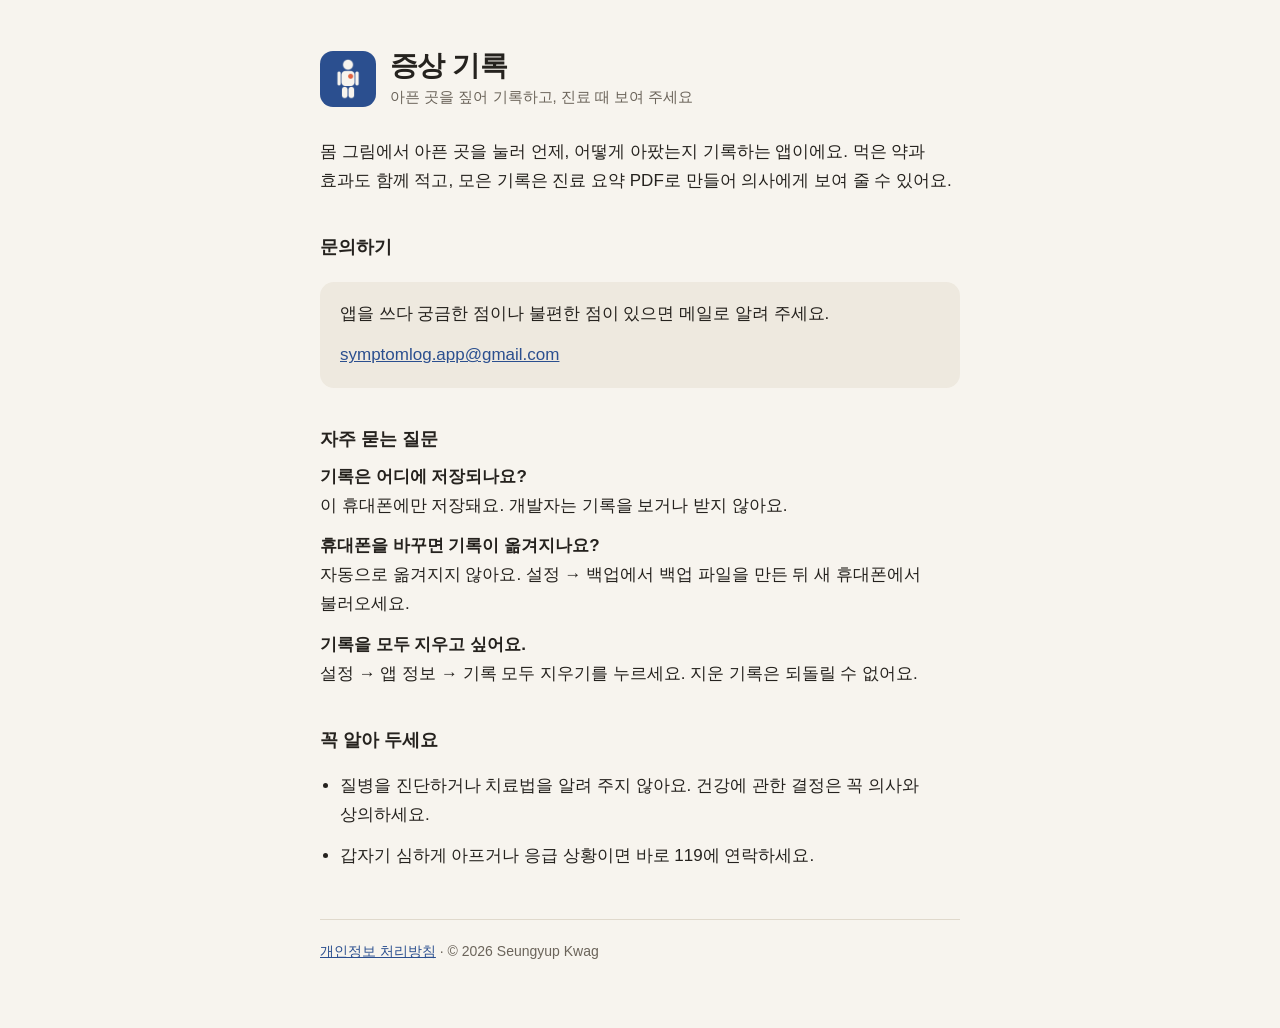
<file: index.html>
<!DOCTYPE html>
<html lang="ko">
<head>
<meta charset="utf-8">
<meta name="viewport" content="width=device-width, initial-scale=1">
<title>증상 기록 · 도움말과 문의</title>
<link rel="stylesheet" href="style.css">
</head>
<body>
<main>
  <header>
    <img src="icon.png" alt="">
    <div><h1>증상 기록</h1><p>아픈 곳을 짚어 기록하고, 진료 때 보여 주세요</p></div>
  </header>

  <p>몸 그림에서 아픈 곳을 눌러 언제, 어떻게 아팠는지 기록하는 앱이에요. 먹은 약과 효과도 함께 적고, 모은 기록은 진료 요약 PDF로 만들어 의사에게 보여 줄 수 있어요.</p>

  <h2>문의하기</h2>
  <div class="box">
    <p>앱을 쓰다 궁금한 점이나 불편한 점이 있으면 메일로 알려 주세요.</p>
    <p><a href="mailto:symptomlog.app@gmail.com">symptomlog.app@gmail.com</a></p>
  </div>

  <h2>자주 묻는 질문</h2>
  <p><strong>기록은 어디에 저장되나요?</strong><br>이 휴대폰에만 저장돼요. 개발자는 기록을 보거나 받지 않아요.</p>
  <p><strong>휴대폰을 바꾸면 기록이 옮겨지나요?</strong><br>자동으로 옮겨지지 않아요. 설정 → 백업에서 백업 파일을 만든 뒤 새 휴대폰에서 불러오세요.</p>
  <p><strong>기록을 모두 지우고 싶어요.</strong><br>설정 → 앱 정보 → 기록 모두 지우기를 누르세요. 지운 기록은 되돌릴 수 없어요.</p>

  <h2>꼭 알아 두세요</h2>
  <ul>
    <li>질병을 진단하거나 치료법을 알려 주지 않아요. 건강에 관한 결정은 꼭 의사와 상의하세요.</li>
    <li>갑자기 심하게 아프거나 응급 상황이면 바로 119에 연락하세요.</li>
  </ul>

  <footer><a href="privacy.html">개인정보 처리방침</a> · © 2026 Seungyup Kwag</footer>
</main>
</body>
</html>
</file>
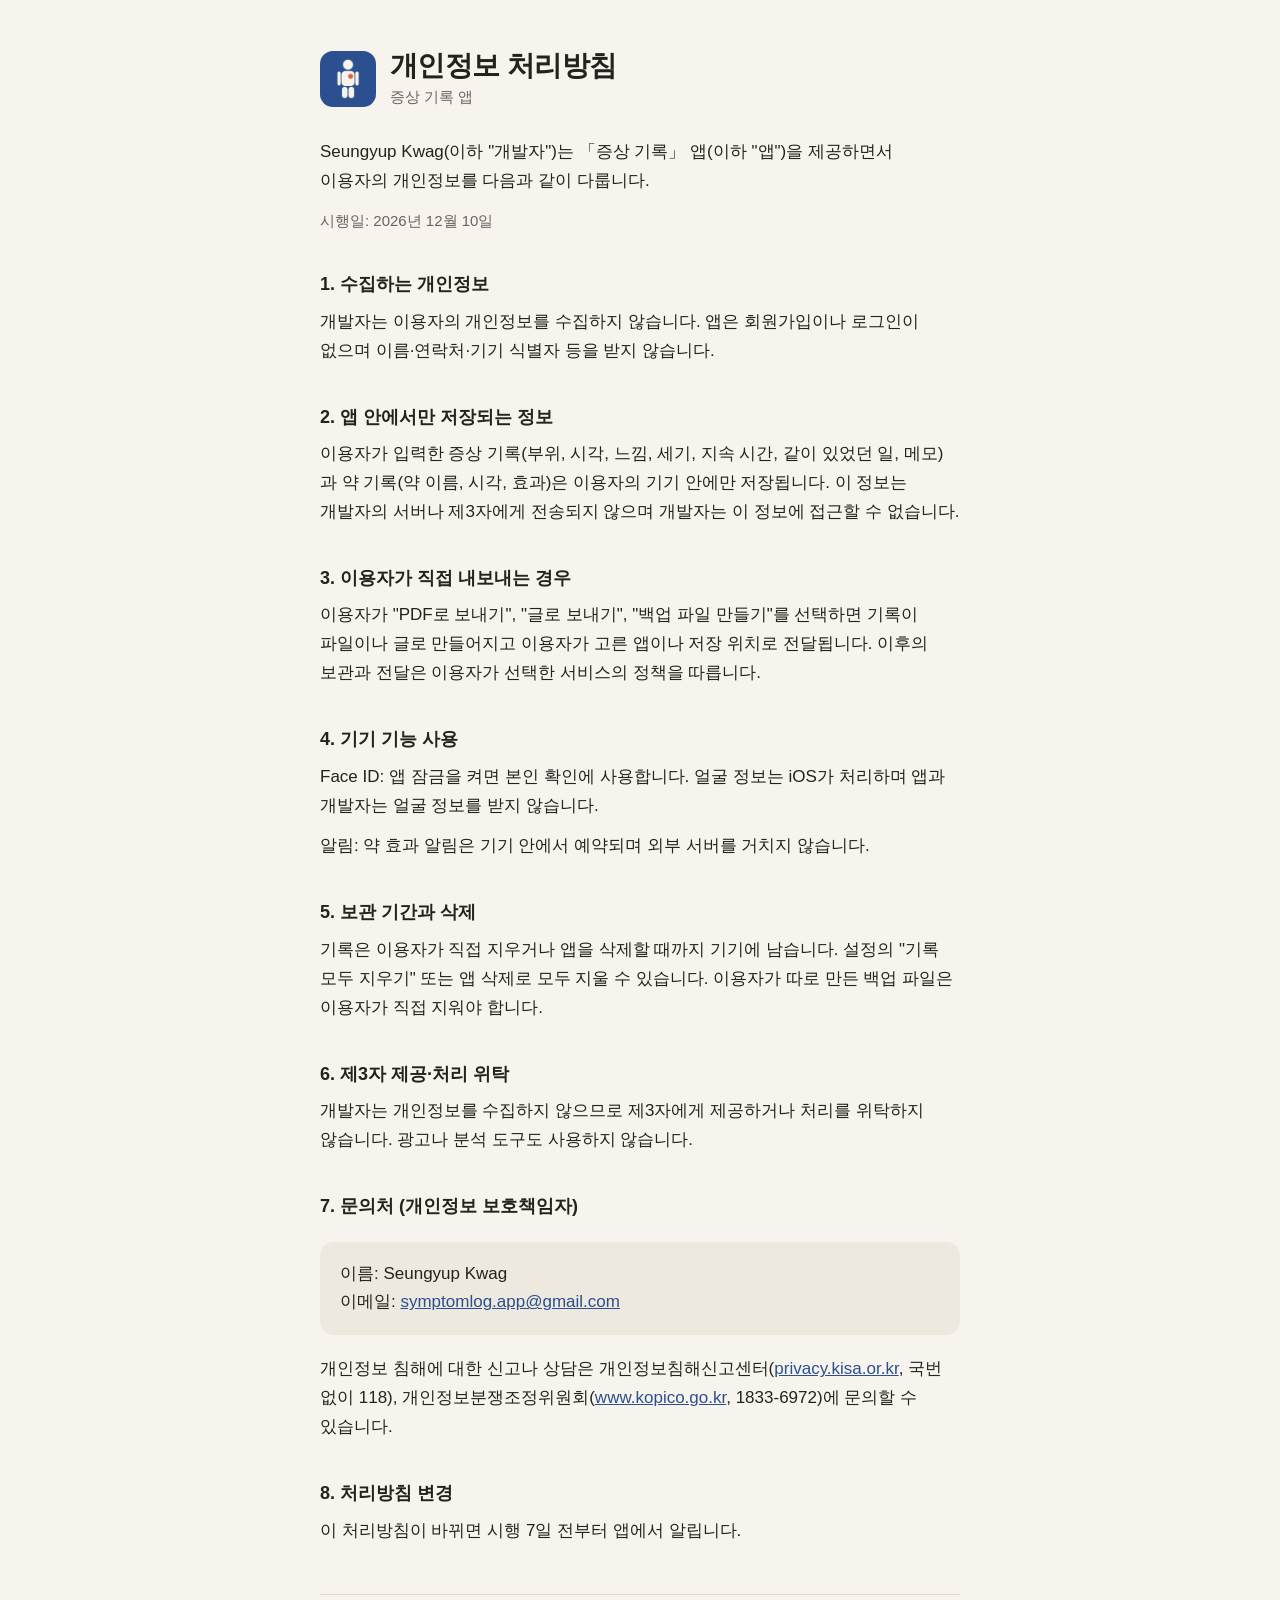
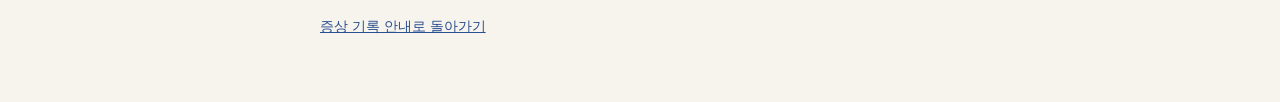
<file: privacy.html>
<!DOCTYPE html>
<html lang="ko">
<head>
<meta charset="utf-8">
<meta name="viewport" content="width=device-width, initial-scale=1">
<title>개인정보 처리방침 · 증상 기록</title>
<link rel="stylesheet" href="style.css">
</head>
<body>
<main>
  <header>
    <img src="icon.png" alt="">
    <div><h1>개인정보 처리방침</h1><p>증상 기록 앱</p></div>
  </header>

  <p>Seungyup Kwag(이하 "개발자")는 「증상 기록」 앱(이하 "앱")을 제공하면서 이용자의 개인정보를 다음과 같이 다룹니다.</p>
  <p class="muted">시행일: 2026년 12월 10일</p>

  <h2>1. 수집하는 개인정보</h2>
  <p>개발자는 이용자의 개인정보를 수집하지 않습니다. 앱은 회원가입이나 로그인이 없으며 이름·연락처·기기 식별자 등을 받지 않습니다.</p>

  <h2>2. 앱 안에서만 저장되는 정보</h2>
  <p>이용자가 입력한 증상 기록(부위, 시각, 느낌, 세기, 지속 시간, 같이 있었던 일, 메모)과 약 기록(약 이름, 시각, 효과)은 이용자의 기기 안에만 저장됩니다. 이 정보는 개발자의 서버나 제3자에게 전송되지 않으며 개발자는 이 정보에 접근할 수 없습니다.</p>

  <h2>3. 이용자가 직접 내보내는 경우</h2>
  <p>이용자가 "PDF로 보내기", "글로 보내기", "백업 파일 만들기"를 선택하면 기록이 파일이나 글로 만들어지고 이용자가 고른 앱이나 저장 위치로 전달됩니다. 이후의 보관과 전달은 이용자가 선택한 서비스의 정책을 따릅니다.</p>

  <h2>4. 기기 기능 사용</h2>
  <p>Face ID: 앱 잠금을 켜면 본인 확인에 사용합니다. 얼굴 정보는 iOS가 처리하며 앱과 개발자는 얼굴 정보를 받지 않습니다.</p>
  <p>알림: 약 효과 알림은 기기 안에서 예약되며 외부 서버를 거치지 않습니다.</p>

  <h2>5. 보관 기간과 삭제</h2>
  <p>기록은 이용자가 직접 지우거나 앱을 삭제할 때까지 기기에 남습니다. 설정의 "기록 모두 지우기" 또는 앱 삭제로 모두 지울 수 있습니다. 이용자가 따로 만든 백업 파일은 이용자가 직접 지워야 합니다.</p>

  <h2>6. 제3자 제공·처리 위탁</h2>
  <p>개발자는 개인정보를 수집하지 않으므로 제3자에게 제공하거나 처리를 위탁하지 않습니다. 광고나 분석 도구도 사용하지 않습니다.</p>

  <h2>7. 문의처 (개인정보 보호책임자)</h2>
  <div class="box">
    <p>이름: Seungyup Kwag<br>이메일: <a href="mailto:symptomlog.app@gmail.com">symptomlog.app@gmail.com</a></p>
  </div>
  <p>개인정보 침해에 대한 신고나 상담은 개인정보침해신고센터(<a href="https://privacy.kisa.or.kr">privacy.kisa.or.kr</a>, 국번 없이 118), 개인정보분쟁조정위원회(<a href="https://www.kopico.go.kr">www.kopico.go.kr</a>, 1833-6972)에 문의할 수 있습니다.</p>

  <h2>8. 처리방침 변경</h2>
  <p>이 처리방침이 바뀌면 시행 7일 전부터 앱에서 알립니다.</p>

  <footer><a href="index.html">증상 기록 안내로 돌아가기</a></footer>
</main>
</body>
</html>
</file>
<file: style.css>
:root { --bg:#f7f4ee; --surface:#eee9df; --ink:#25221e; --muted:#6b645a; --line:#e0d9cc; --accent:#2b4f8f; }
@media (prefers-color-scheme: dark) {
  :root { --bg:#161412; --surface:#221f1b; --ink:#efe9df; --muted:#a39b8e; --line:#35302a; --accent:#93b2e6; }
}
* { box-sizing: border-box; }
body { margin:0; background:var(--bg); color:var(--ink);
  font: 17px/1.7 -apple-system, BlinkMacSystemFont, "Apple SD Gothic Neo", "Noto Sans KR", sans-serif;
  word-break: keep-all; -webkit-text-size-adjust: 100%; }
main { max-width: 680px; margin: 0 auto; padding: 48px 20px 64px; }
header { display:flex; align-items:center; gap:14px; margin-bottom: 28px; }
header img { width:56px; height:56px; border-radius:13px; }
header p { margin:0; color:var(--muted); font-size:15px; }
h1 { font-size: 28px; line-height:1.3; margin: 0; letter-spacing:-0.02em; }
h2 { font-size: 18px; margin: 36px 0 8px; }
p, li { margin: 0 0 12px; }
ul { padding-left: 20px; }
a { color: var(--accent); }
.box { background:var(--surface); border-radius:14px; padding:18px 20px; margin: 20px 0; }
.box p:last-child { margin-bottom:0; }
.muted { color: var(--muted); font-size: 15px; }
footer { margin-top: 48px; padding-top: 20px; border-top: 1px solid var(--line); color: var(--muted); font-size: 14px; }
</file>
